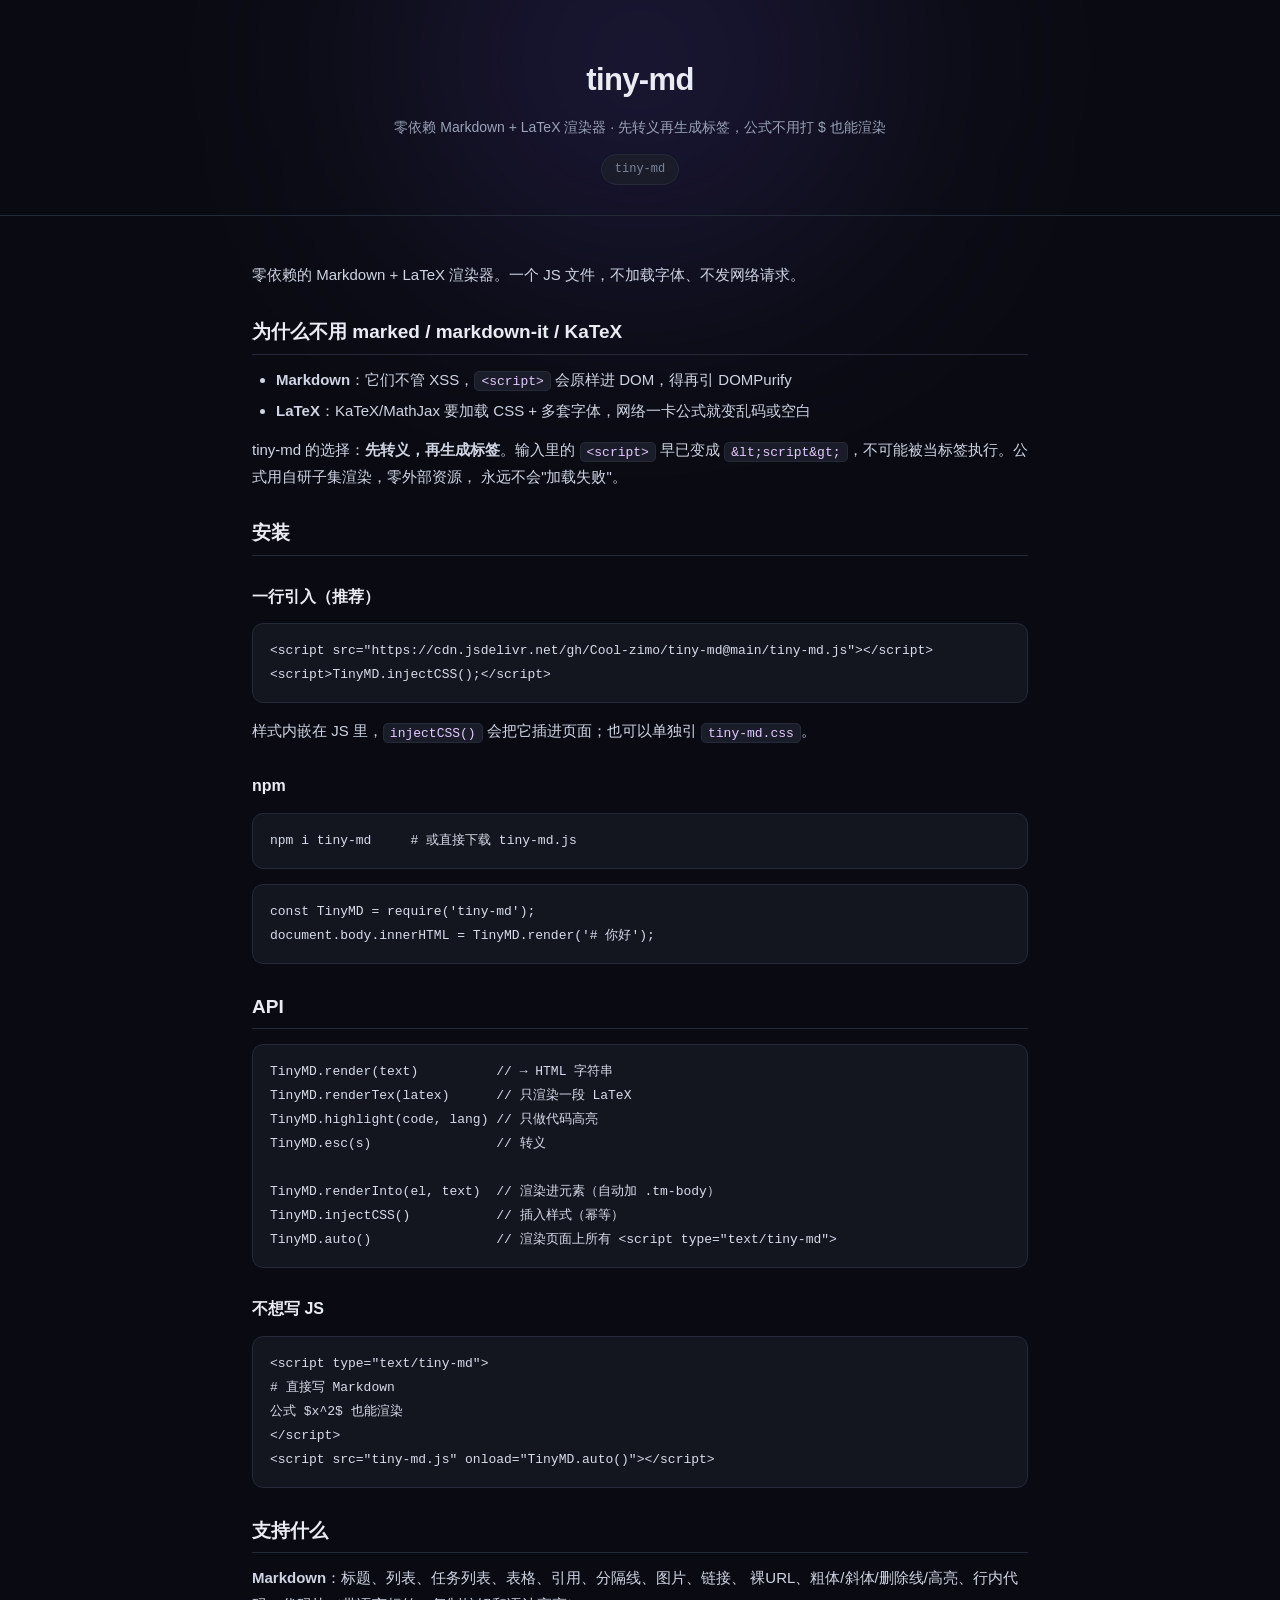
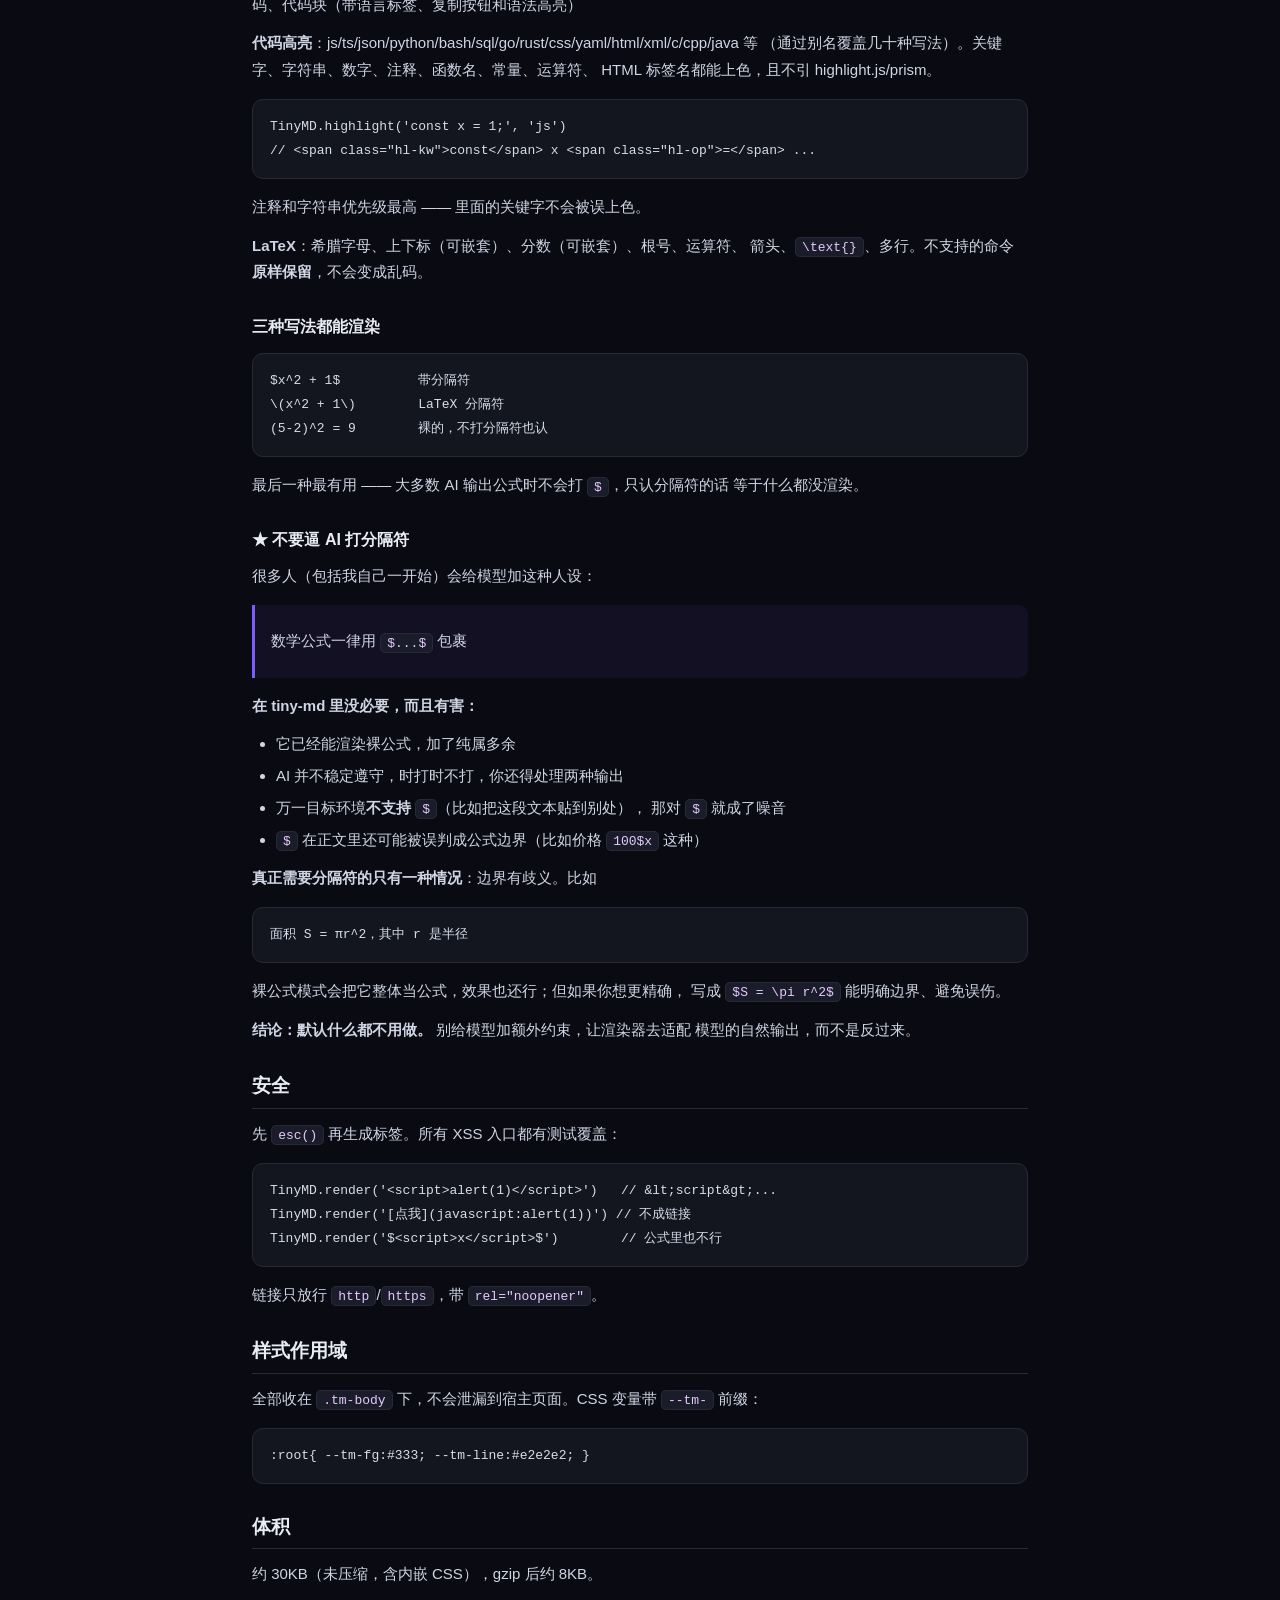
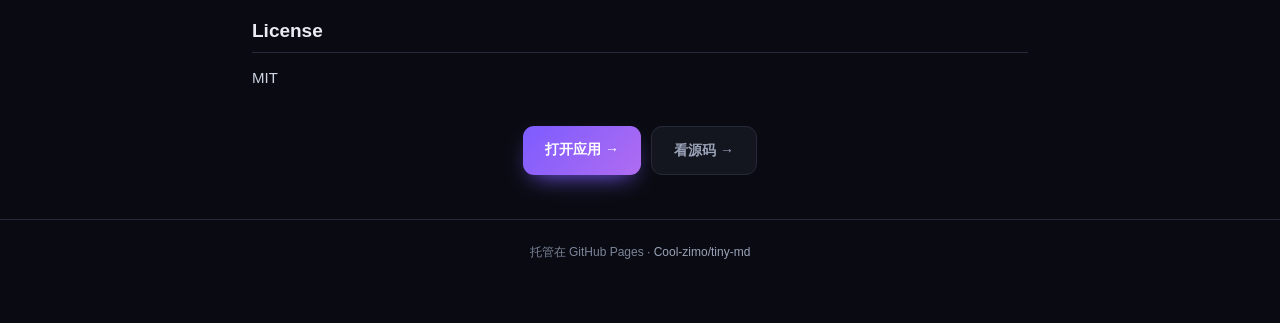
<file: index.html>
<!DOCTYPE html>
<html lang="zh-CN">
<head>
<meta charset="UTF-8">
<meta name="viewport" content="width=device-width,initial-scale=1">
<title>tiny-md</title>
<style>
:root{
  --v:#7c5cff; --v2:#a78bfa; --c:#22d3ee;
  --bg:#0a0b12; --panel:#14161f; --panel2:#1a1d29;
  --line:#262a38; --ink:#eaecf4; --dim:#9aa3b8; --dim2:#7b8499;
}
*{box-sizing:border-box;margin:0;padding:0}
body{
  background:var(--bg);color:var(--ink);
  font:15px/1.78 -apple-system,BlinkMacSystemFont,"Segoe UI","PingFang SC","Hiragino Sans GB","Microsoft YaHei",sans-serif;
  -webkit-font-smoothing:antialiased;padding:0 0 60px;
  /* 代码块、表格各自横滚，页面本身不该能横滚 */
  overflow-x:hidden;
}
a{color:var(--v2);text-decoration:none}
a:hover{text-decoration:underline}
body::before{
  content:"";position:fixed;top:-200px;left:50%;transform:translateX(-50%);
  width:900px;height:520px;border-radius:50%;filter:blur(120px);
  background:radial-gradient(circle,rgba(124,92,255,.22),transparent 68%);
  z-index:0;pointer-events:none;
}
.top{
  position:relative;z-index:1;text-align:center;padding:52px 22px 30px;
  border-bottom:1px solid var(--line);
}
.top h1{font-size:31px;font-weight:750;letter-spacing:-.02em;margin-bottom:8px}
.top .sub{color:var(--dim);font-size:14px}
.top .repo{
  display:inline-block;margin-top:14px;font-size:12px;padding:4px 13px;border-radius:999px;
  background:var(--panel2);border:1px solid var(--line);color:var(--dim2);
  font-family:ui-monospace,SFMono-Regular,Menlo,monospace;
}
.body{position:relative;z-index:1;max-width:820px;margin:0 auto;padding:34px 22px 0}
.body h1,.body h2,.body h3{margin:30px 0 12px;line-height:1.4}
.body h1{font-size:25px}
.body h2{
  font-size:19px;padding-bottom:8px;border-bottom:1px solid var(--line);
}
.body h3{font-size:16px}
.body p{margin:12px 0;color:#cfd5e4;overflow-wrap:break-word}
.body ul,.body ol{margin:12px 0 12px 24px;color:#cfd5e4}
.body li{margin:5px 0}
.body code{
  background:var(--panel2);border:1px solid var(--line);border-radius:5px;
  padding:1.5px 6px;font-size:13px;
  font-family:ui-monospace,SFMono-Regular,Menlo,monospace;color:#e5c9ff;
}
.body pre{
  background:var(--panel);border:1px solid var(--line);border-radius:11px;
  padding:15px 17px;margin:15px 0;line-height:1.6;
  /* 必须限宽再滚：只写 overflow-x:auto 的话，长代码行会把容器撑开，
     整页跟着能横向滚 —— 实测 390px 视口下页面宽到了 476px。 */
  max-width:100%;overflow-x:auto;
}
.body pre code{
  background:none;border:none;padding:0;color:#d7dceb;font-size:13px;
  white-space:pre;
}
.body table{border-collapse:collapse;width:100%;margin:16px 0;font-size:13.5px;
  display:block;max-width:100%;overflow-x:auto}
.body th,.body td{border:1px solid var(--line);padding:9px 12px;text-align:left}
.body th{background:var(--panel2);font-weight:650}
.body blockquote{
  border-left:3px solid var(--v);background:rgba(124,92,255,.07);
  margin:15px 0;padding:11px 16px;border-radius:0 9px 9px 0;color:#c3cadb;
}
.body img{max-width:100%;border-radius:9px}
.body hr{border:none;border-top:1px solid var(--line);margin:28px 0}
.acts{display:flex;gap:10px;flex-wrap:wrap;justify-content:center;margin-top:34px}
.act{
  display:inline-block;padding:11px 22px;border-radius:11px;font-size:14px;font-weight:600;
  transition:.2s cubic-bezier(.22,.9,.3,1);
}
.act.go{
  background:linear-gradient(135deg,var(--v),#b06cf0);color:#fff;
  box-shadow:0 10px 24px -10px var(--v);
}
.act.go:hover{transform:translateY(-2px);text-decoration:none;
  box-shadow:0 14px 30px -10px var(--v)}
.act.src{background:var(--panel);border:1px solid var(--line);color:var(--dim)}
.act.src:hover{border-color:var(--v);color:var(--ink);text-decoration:none;
  transform:translateY(-2px)}
footer{
  text-align:center;margin-top:44px;padding-top:22px;border-top:1px solid var(--line);
  font-size:12px;color:var(--dim2);
}
footer a{color:var(--dim)}
@media(max-width:600px){
  .top{padding:38px 18px 24px}
  .top h1{font-size:25px}
  .body{padding:26px 16px 0}
}
</style>
</head>
<body>
<div class="top">
  <h1>tiny-md</h1>
  <div class="sub">零依赖 Markdown + LaTeX 渲染器 · 先转义再生成标签，公式不用打 $ 也能渲染</div>
  <div class="repo">tiny-md</div>
</div>
<div class="body">
<p>零依赖的 Markdown + LaTeX 渲染器。一个 JS 文件，不加载字体、不发网络请求。</p>
<h2>为什么不用 marked / markdown-it / KaTeX</h2>
<ul>
<li><strong>Markdown</strong>：它们不管 XSS，<code>&lt;script&gt;</code> 会原样进 DOM，得再引 DOMPurify</li>
<li><strong>LaTeX</strong>：KaTeX/MathJax 要加载 CSS + 多套字体，网络一卡公式就变乱码或空白</li>
</ul>
<p>tiny-md 的选择：<strong>先转义，再生成标签</strong>。输入里的 <code>&lt;script&gt;</code> 早已变成
<code>&amp;lt;script&amp;gt;</code>，不可能被当标签执行。公式用自研子集渲染，零外部资源，
永远不会&quot;加载失败&quot;。</p>
<h2>安装</h2>
<h3>一行引入（推荐）</h3>
<pre><code class="language-html">&lt;script src=&quot;https://cdn.jsdelivr.net/gh/Cool-zimo/tiny-md@main/tiny-md.js&quot;&gt;&lt;/script&gt;
&lt;script&gt;TinyMD.injectCSS();&lt;/script&gt;
</code></pre>
<p>样式内嵌在 JS 里，<code>injectCSS()</code> 会把它插进页面；也可以单独引 <code>tiny-md.css</code>。</p>
<h3>npm</h3>
<pre><code class="language-bash">npm i tiny-md     # 或直接下载 tiny-md.js
</code></pre>
<pre><code class="language-js">const TinyMD = require('tiny-md');
document.body.innerHTML = TinyMD.render('# 你好');
</code></pre>
<h2>API</h2>
<pre><code class="language-js">TinyMD.render(text)          // → HTML 字符串
TinyMD.renderTex(latex)      // 只渲染一段 LaTeX
TinyMD.highlight(code, lang) // 只做代码高亮
TinyMD.esc(s)                // 转义

TinyMD.renderInto(el, text)  // 渲染进元素（自动加 .tm-body）
TinyMD.injectCSS()           // 插入样式（幂等）
TinyMD.auto()                // 渲染页面上所有 &lt;script type=&quot;text/tiny-md&quot;&gt;
</code></pre>
<h3>不想写 JS</h3>
<pre><code class="language-html">&lt;script type=&quot;text/tiny-md&quot;&gt;
# 直接写 Markdown
公式 $x^2$ 也能渲染
&lt;/script&gt;
&lt;script src=&quot;tiny-md.js&quot; onload=&quot;TinyMD.auto()&quot;&gt;&lt;/script&gt;
</code></pre>
<h2>支持什么</h2>
<p><strong>Markdown</strong>：标题、列表、任务列表、表格、引用、分隔线、图片、链接、
裸URL、粗体/斜体/删除线/高亮、行内代码、代码块（带语言标签、复制按钮和语法高亮）</p>
<p><strong>代码高亮</strong>：js/ts/json/python/bash/sql/go/rust/css/yaml/html/xml/c/cpp/java 等
（通过别名覆盖几十种写法）。关键字、字符串、数字、注释、函数名、常量、运算符、
HTML 标签名都能上色，且不引 highlight.js/prism。</p>
<pre><code class="language-js">TinyMD.highlight('const x = 1;', 'js')
// &lt;span class=&quot;hl-kw&quot;&gt;const&lt;/span&gt; x &lt;span class=&quot;hl-op&quot;&gt;=&lt;/span&gt; ...
</code></pre>
<p>注释和字符串优先级最高 —— 里面的关键字不会被误上色。</p>
<p><strong>LaTeX</strong>：希腊字母、上下标（可嵌套）、分数（可嵌套）、根号、运算符、
箭头、<code>\text{}</code>、多行。不支持的命令<strong>原样保留</strong>，不会变成乱码。</p>
<h3>三种写法都能渲染</h3>
<pre><code>$x^2 + 1$          带分隔符
\(x^2 + 1\)        LaTeX 分隔符
(5-2)^2 = 9        裸的，不打分隔符也认
</code></pre>
<p>最后一种最有用 —— 大多数 AI 输出公式时不会打 <code>$</code>，只认分隔符的话
等于什么都没渲染。</p>
<h3>★ 不要逼 AI 打分隔符</h3>
<p>很多人（包括我自己一开始）会给模型加这种人设：</p>
<blockquote>
<p>数学公式一律用 <code>$...$</code> 包裹</p>
</blockquote>
<p><strong>在 tiny-md 里没必要，而且有害：</strong></p>
<ul>
<li>它已经能渲染裸公式，加了纯属多余</li>
<li>AI 并不稳定遵守，时打时不打，你还得处理两种输出</li>
<li>万一目标环境<strong>不支持</strong> <code>$</code>（比如把这段文本贴到别处），
那对 <code>$</code> 就成了噪音</li>
<li><code>$</code> 在正文里还可能被误判成公式边界（比如价格 <code>100$x</code> 这种）</li>
</ul>
<p><strong>真正需要分隔符的只有一种情况</strong>：边界有歧义。比如</p>
<pre><code>面积 S = πr^2，其中 r 是半径
</code></pre>
<p>裸公式模式会把它整体当公式，效果也还行；但如果你想更精确，
写成 <code>$S = \pi r^2$</code> 能明确边界、避免误伤。</p>
<p><strong>结论：默认什么都不用做。</strong> 别给模型加额外约束，让渲染器去适配
模型的自然输出，而不是反过来。</p>
<h2>安全</h2>
<p>先 <code>esc()</code> 再生成标签。所有 XSS 入口都有测试覆盖：</p>
<pre><code class="language-js">TinyMD.render('&lt;script&gt;alert(1)&lt;/script&gt;')   // &amp;lt;script&amp;gt;...
TinyMD.render('[点我](javascript:alert(1))') // 不成链接
TinyMD.render('$&lt;script&gt;x&lt;/script&gt;$')        // 公式里也不行
</code></pre>
<p>链接只放行 <code>http</code>/<code>https</code>，带 <code>rel=&quot;noopener&quot;</code>。</p>
<h2>样式作用域</h2>
<p>全部收在 <code>.tm-body</code> 下，不会泄漏到宿主页面。CSS 变量带 <code>--tm-</code> 前缀：</p>
<pre><code class="language-css">:root{ --tm-fg:#333; --tm-line:#e2e2e2; }
</code></pre>
<h2>体积</h2>
<p>约 30KB（未压缩，含内嵌 CSS），gzip 后约 8KB。</p>
<h2>License</h2>
<p>MIT</p>

  <div class="acts">
    <a class="act go" href="https://cool-zimo.github.io/tiny-md/demo.html">打开应用 →</a>
    <a class="act src" href="https://github.com/Cool-zimo/tiny-md">看源码 →</a>
  </div>
</div>
<footer>托管在 GitHub Pages · <a href="https://github.com/Cool-zimo/tiny-md">Cool-zimo/tiny-md</a></footer>
</body>
</html>
</file>
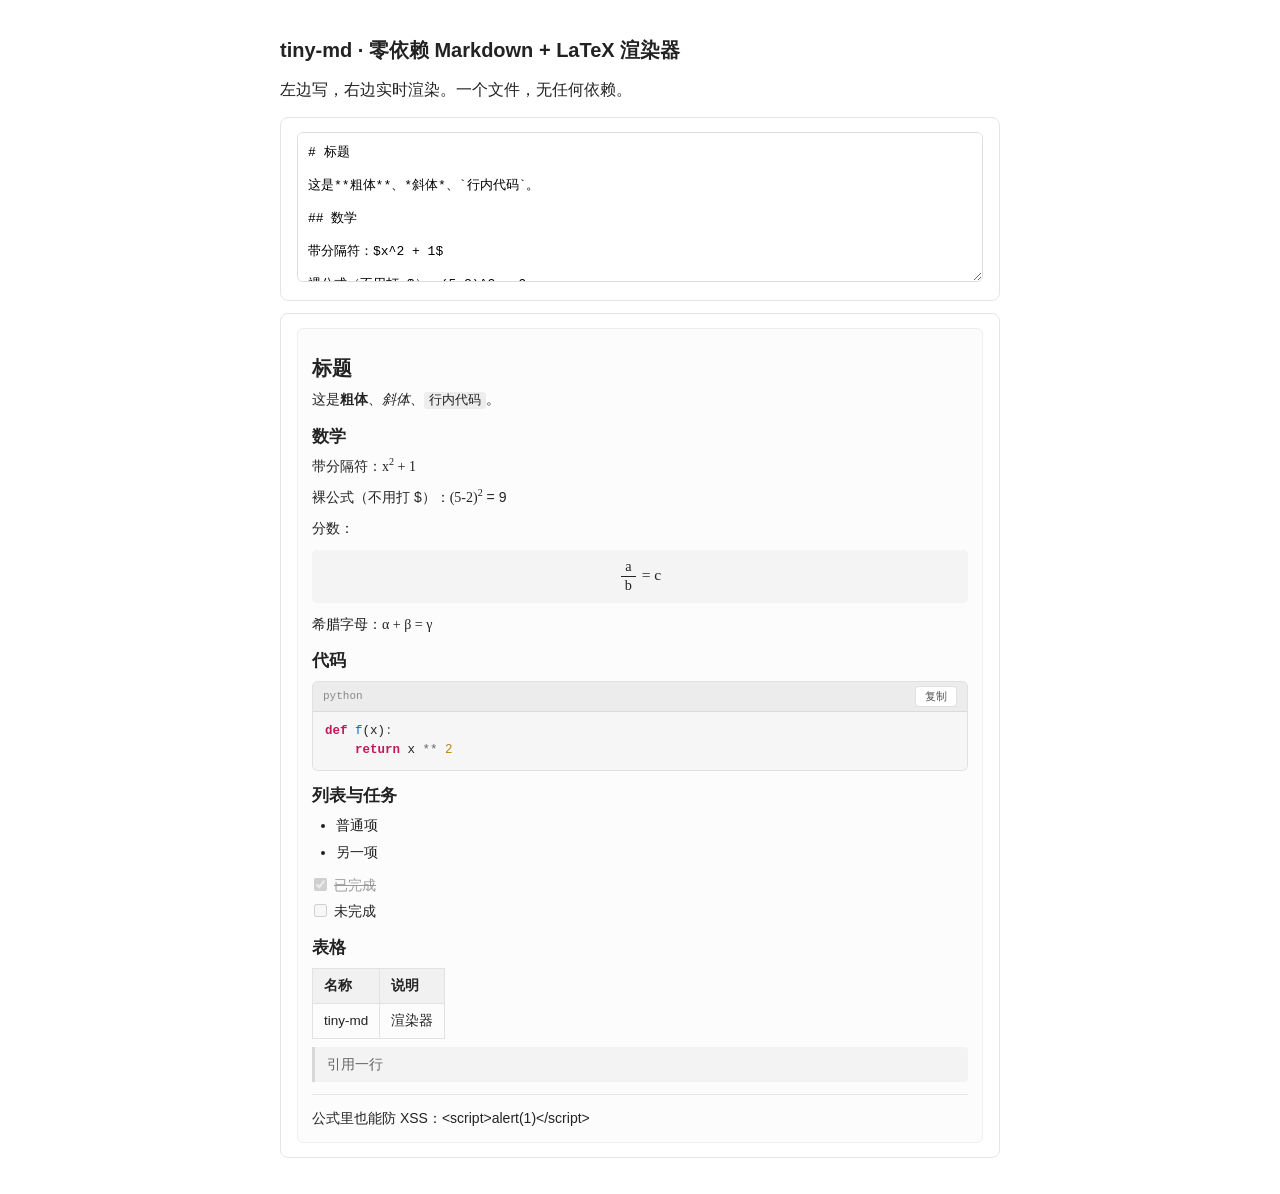
<file: demo.html>
<!DOCTYPE html>
<html lang="zh-CN">
<head>
<meta charset="utf-8">
<meta name="viewport" content="width=device-width,initial-scale=1">
<title>tiny-md 演示</title>
<link rel="stylesheet" href="tiny-md.css">
<style>
  body{font-family:-apple-system,"PingFang SC","Microsoft YaHei",sans-serif;
       max-width:720px;margin:0 auto;padding:24px 18px;background:#fff;color:#222}
  h1{font-size:20px}
  .box{border:1px solid #e5e5e5;border-radius:8px;padding:14px 16px;margin:12px 0}
  textarea{width:100%;height:150px;font-family:ui-monospace,Menlo,Consolas,monospace;
           font-size:13px;border:1px solid #ddd;border-radius:6px;padding:10px;box-sizing:border-box}
  .tm-body{border:1px solid #eee;border-radius:6px;padding:12px 14px;background:#fcfcfc;min-height:60px}
</style>
</head>
<body>
<h1>tiny-md · 零依赖 Markdown + LaTeX 渲染器</h1>
<p>左边写，右边实时渲染。一个文件，无任何依赖。</p>

<div class="box">
  <textarea id="in"># 标题

这是**粗体**、*斜体*、`行内代码`。

## 数学

带分隔符：$x^2 + 1$

裸公式（不用打 $）：(5-2)^2 = 9

分数：$$\frac{a}{b} = c$$

希腊字母：\alpha + \beta = \gamma

## 代码

```python
def f(x):
    return x ** 2
```

## 列表与任务

- 普通项
- 另一项

- [x] 已完成
- [ ] 未完成

## 表格

| 名称 | 说明 |
|---|---|
| tiny-md | 渲染器 |

> 引用一行

---

公式里也能防 XSS：<script>alert(1)</script></textarea>
</div>

<div class="box">
  <div id="out" class="tm-body"></div>
</div>

<script src="tiny-md.js"></script>
<script>
  var ta = document.getElementById('in');
  var out = document.getElementById('out');
  function go(){ out.innerHTML = TinyMD.render(ta.value); }
  ta.addEventListener('input', go);
  go();
</script>
</body>
</html>
</file>
<file: tiny-md.css>
/* ═══════════════════════════════════════════════════════════
   tiny-md 样式

   ★ 全部收在 .tm-body 下，绝不泄漏到宿主页面
     （<h2> <table> 这类裸元素选择器会污染整站，必须作用域化）

   ★ 变量全部带 --tm- 前缀并给了兜底值，
     不会跟宿主页面的 --brand / --dur 之类的变量撞车
   ═══════════════════════════════════════════════════════════ */

.tm-body{font-size:14px;line-height:1.65;color:var(--tm-fg,#222)}

/* ── 段落 / 标题 ─────────────────────────────────────────── */
.tm-body p{margin:0 0 8px}
.tm-body p:last-child{margin-bottom:0}
.tm-body h1,.tm-body h2,.tm-body h3,
.tm-body h4,.tm-body h5,.tm-body h6{
    margin:14px 0 6px;font-weight:600;line-height:1.35}
.tm-body h1{font-size:20px}
.tm-body h2{font-size:17px}
.tm-body h3{font-size:15.5px}
.tm-body h4{font-size:14.5px}
.tm-body h5,.tm-body h6{font-size:14px}

/* ── 列表 ────────────────────────────────────────────────── */
.tm-body ul,.tm-body ol{margin:6px 0 10px;padding-left:24px}
.tm-body li{margin:3px 0}

/* ── 引用 / 分隔线 ───────────────────────────────────────── */
.tm-body blockquote{
    margin:8px 0;padding:6px 12px;border-left:3px solid var(--tm-line,#d8d8d8);
    color:#666;background:rgba(0,0,0,.035);border-radius:0 4px 4px 0}
.tm-body hr{border:0;border-top:1px solid var(--tm-line,#e5e5e5);margin:12px 0}

/* ── 表格 ────────────────────────────────────────────────── */
.tm-body table{
    border-collapse:collapse;margin:8px 0;font-size:13.5px;
    display:block;overflow-x:auto;max-width:100%}
.tm-body th,.tm-body td{
    border:1px solid var(--tm-line,#e2e2e2);padding:6px 11px;text-align:left}
.tm-body th{background:rgba(0,0,0,.045);font-weight:600}

/* ── 行内元素 ────────────────────────────────────────────── */
.tm-body a{color:#576b95;text-decoration:none;word-break:break-all}
.tm-body a:hover{text-decoration:underline}
.tm-body mark{background:#fff3a3;color:inherit;border-radius:2px;padding:0 2px}
.tm-body code{
    background:rgba(0,0,0,.06);border-radius:3px;padding:1px 5px;
    font-size:13px;font-family:ui-monospace,Menlo,Consolas,monospace}
.tm-body sup,.tm-body sub{font-size:.72em;line-height:1}
.tm-body sup{vertical-align:super}
.tm-body sub{vertical-align:sub}

/* ── 代码块 ──────────────────────────────────────────────── */
.tm-body pre{
    background:#f6f6f6;border-radius:6px;padding:10px 12px;
    overflow-x:auto;margin:8px 0;font-size:12.5px;line-height:1.55;
    border:1px solid rgba(0,0,0,.07);
    font-family:ui-monospace,Menlo,Consolas,monospace}
.tm-body pre code{background:none;padding:0;font-size:12.5px}
.codeblk{
    margin:8px 0;border-radius:6px;overflow:hidden;
    border:1px solid rgba(0,0,0,.09);background:#f6f6f6}
.code-top{
    display:flex;align-items:center;gap:8px;padding:4px 10px;
    background:#ececec;border-bottom:1px solid rgba(0,0,0,.07)}
.code-top .lang{
    flex:1;font-size:11px;color:#888;
    font-family:ui-monospace,Menlo,Consolas,monospace;text-transform:lowercase}
.copy-btn{
    border:0;background:#fff;border:1px solid rgba(0,0,0,.12);
    border-radius:4px;font-size:11px;padding:2px 9px;color:#555;cursor:pointer;
    transition:.15s ease}
.copy-btn:hover{color:#07c160;border-color:#07c160}
.copy-btn.done{color:#07c160;border-color:#07c160;background:#f2fbf5}
.codeblk pre{margin:0;border:0;border-radius:0;background:#f6f6f6}

/* ── 图片 ────────────────────────────────────────────────── */
.tm-body img.msg-img{
    display:block;max-width:100%;max-height:340px;border-radius:6px;
    margin:6px 0;background:#f0f0f0}
.tm-body img.msg-img.img-err{
    min-width:120px;min-height:60px;border:1px dashed #ccc;
    background:#fafafa}

/* ── 任务列表（只读展示） ───────────────────────────────── */
.tm-body ul.task{list-style:none;padding-left:2px;margin:6px 0 10px}
.tm-body li.task-item{display:flex;align-items:flex-start;gap:7px;margin:3px 0}
.tm-body li.task-item input{margin:4px 0 0;flex:0 0 auto;accent-color:#07c160}
.tm-body li.task-item.done{color:#999;text-decoration:line-through}

/* ═══ LaTeX 数学公式 ═══════════════════════════════════════ */
.tm-body .math{
    font-family:"Latin Modern Math",Cambria,"Times New Roman",serif;
    line-height:1.5;font-style:normal}
.tm-body .math-inline{display:inline}
.tm-body .math-block{
    display:block;margin:10px 0;padding:8px 12px;
    background:rgba(0,0,0,.03);border-radius:5px;
    text-align:center;font-size:15.5px;overflow-x:auto}

/* 分数 */
.mfrac{display:inline-flex;flex-direction:column;
    vertical-align:middle;text-align:center;margin:0 2px;font-size:.92em}
.mnum{padding:0 4px;border-bottom:1px solid currentColor;line-height:1.25}
.mden{padding:0 4px;line-height:1.25}

/* 根号：上横线盖住被开方数 */
.msqrt{display:inline-flex;align-items:stretch;margin:0 1px}
.mrad{position:relative;line-height:1}
.mbody{border-top:1px solid currentColor;padding:0 2px;margin-top:.32em}

/* 上划线 / 帽子 */
.mover{border-top:1px solid currentColor;padding-top:1px}
.mhat{position:relative;padding-top:.3em}
.mhat::before{content:'^';position:absolute;top:-.15em;left:50%;
    transform:translateX(-50%);font-size:.75em}

/* ═══ 语法高亮 ═══════════════════════════════════════════════ */
.tm-body .hl-kw   { color:#c2185b; font-weight:600 }
.tm-body .hl-str  { color:#1a7f37 }
.tm-body .hl-num  { color:#b8860b }
.tm-body .hl-com  { color:#8a8a8a; font-style:italic }
.tm-body .hl-fn   { color:#1565c0 }
.tm-body .hl-const{ color:#6a1b9a }
.tm-body .hl-tag  { color:#c2185b }
.tm-body .hl-op   { color:#666 }
</file>
